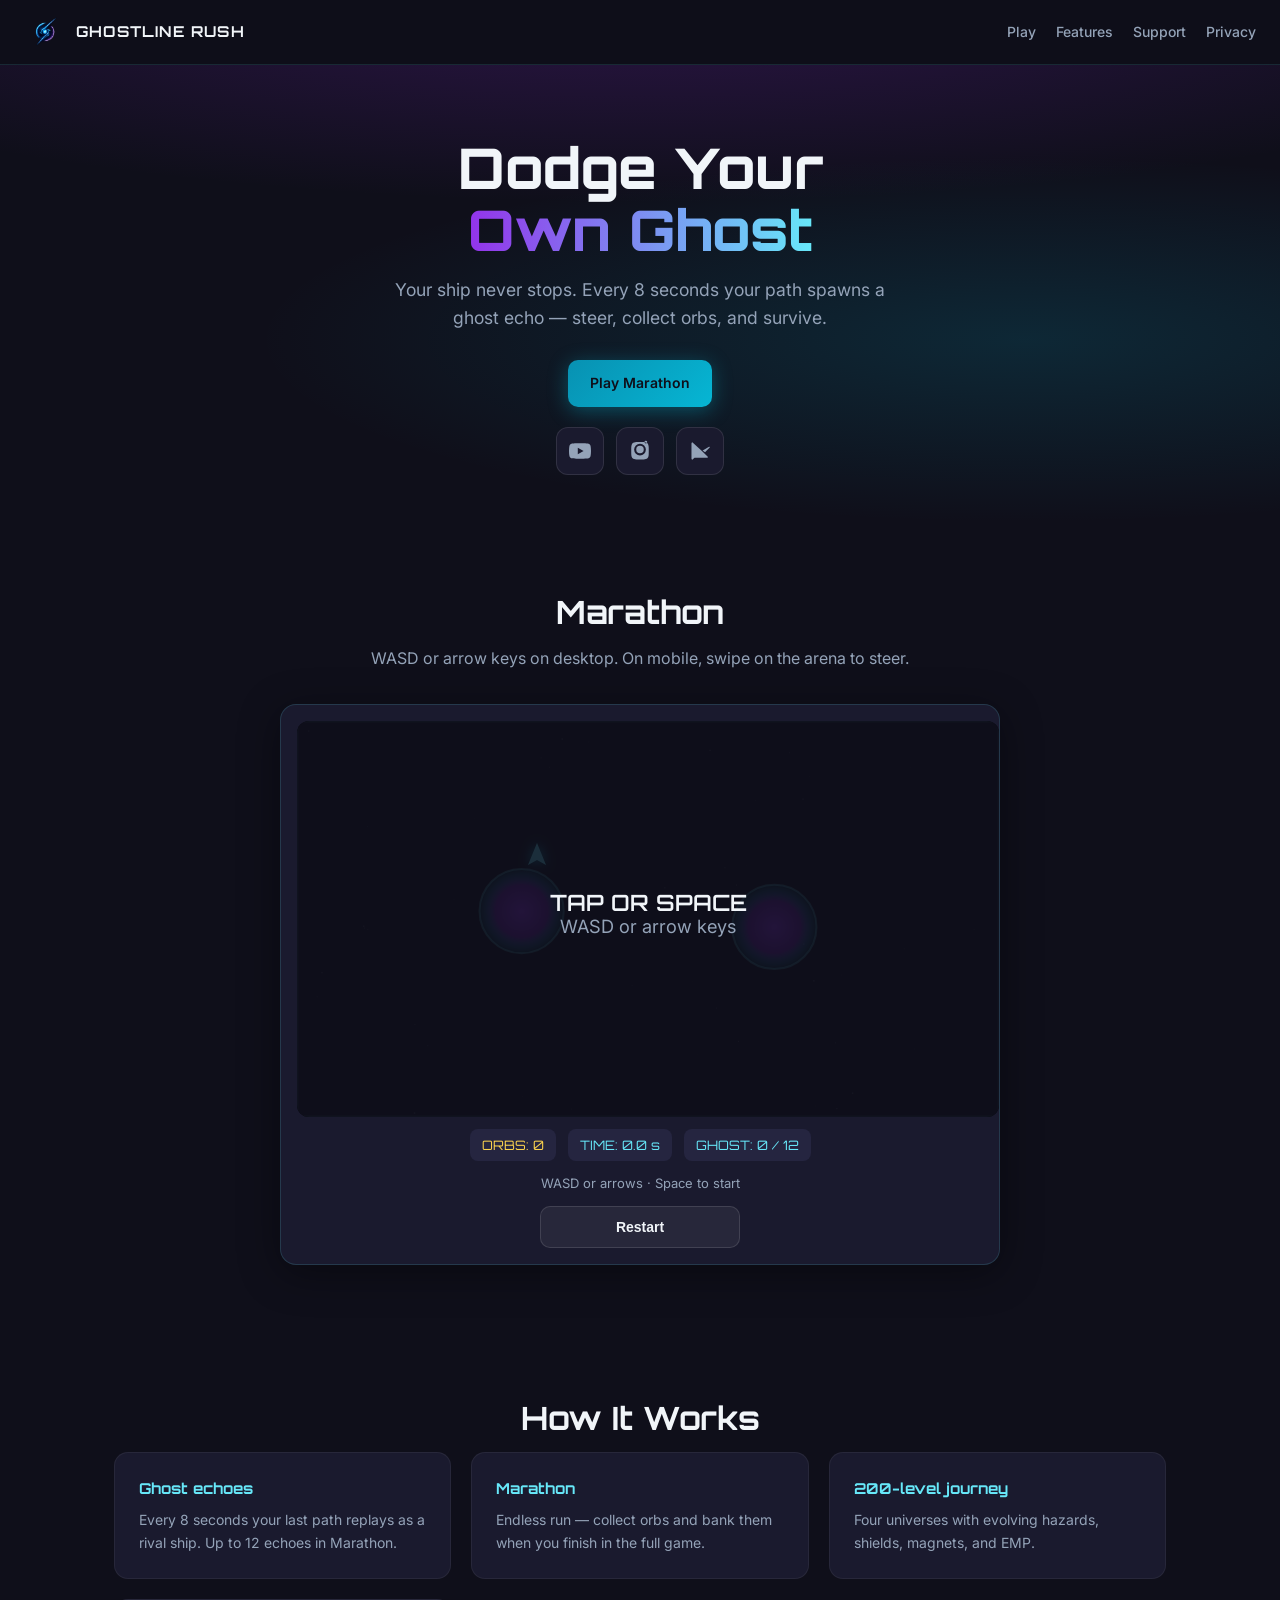
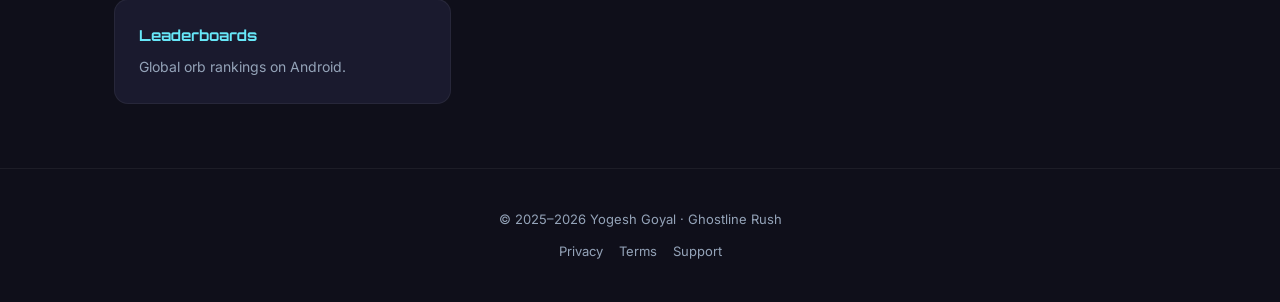
<file: index.html>
<!DOCTYPE html>
<html lang="en">
<head>
  <meta charset="UTF-8">
  <meta name="viewport" content="width=device-width, initial-scale=1.0, viewport-fit=cover">
  <title>Ghostline Rush — Dodge Your Own Ghost</title>
  <meta name="description" content="Ghostline Rush: dodge your own ghost echoes. Play Marathon in your browser or download on Google Play.">
  <meta property="og:title" content="Ghostline Rush">
  <meta property="og:image" content="https://ghostlinerush.com/assets/logo.png">
  <link rel="icon" href="assets/logo.png" type="image/png">
  <link rel="preconnect" href="https://fonts.googleapis.com">
  <link rel="preconnect" href="https://fonts.gstatic.com" crossorigin>
  <link href="https://fonts.googleapis.com/css2?family=Inter:wght@400;600;700&family=Orbitron:wght@600;800&display=swap" rel="stylesheet">
  <link rel="stylesheet" href="css/site.css">
  <script async src="https://pagead2.googlesyndication.com/pagead/js/adsbygoogle.js?client=ca-pub-5372990157898133" crossorigin="anonymous"></script>
</head>
<body>

<nav class="site-nav">
  <a class="brand" href="index.html">
    <img src="assets/logo.png" width="40" height="40" alt="">
    <span>GHOSTLINE RUSH</span>
  </a>
  <button type="button" class="nav-toggle" id="nav-toggle" aria-expanded="false" aria-label="Menu">☰</button>
  <div class="nav-links" id="nav-links">
    <a href="#play">Play</a>
    <a href="#features">Features</a>
    <a href="support.html">Support</a>
    <a href="privacy-policy.html">Privacy</a>
  </div>
</nav>

<section class="hero">
  <div class="hero-inner">
    <h1>Dodge Your<br><span class="accent">Own Ghost</span></h1>
    <p>Your ship never stops. Every 8 seconds your path spawns a ghost echo — steer, collect orbs, and survive.</p>
    <div class="hero-actions">
      <a class="btn btn-cyan btn-lg" href="#play">Play Marathon</a>
      <div class="icon-btns" aria-label="Social and store">
        <a class="icon-btn" href="https://www.youtube.com/@GhostlineRush" target="_blank" rel="noopener" title="YouTube">
          <svg viewBox="0 0 24 24" aria-hidden="true"><path fill="currentColor" d="M23.5 6.2a3 3 0 0 0-2.1-2.1C19.5 3.6 12 3.6 12 3.6s-7.5 0-9.4.5A3 3 0 0 0 .5 6.2 31 31 0 0 0 0 12a31 31 0 0 0 .5 5.8 3 3 0 0 0 2.1 2.1c1.9.5 9.4.5 9.4.5s7.5 0 9.4-.5a3 3 0 0 0 2.1-2.1A31 31 0 0 0 24 12a31 31 0 0 0-.5-5.8zM9.6 15.5V8.5l6.3 3.5-6.3 3.5z"/></svg>
        </a>
        <a class="icon-btn" href="https://www.instagram.com/ghostlinerush/" target="_blank" rel="noopener" title="Instagram">
          <svg viewBox="0 0 24 24" aria-hidden="true"><path fill="currentColor" d="M12 2.2c2.7 0 3 .01 4 .06 1.1.05 1.8.2 2.4.4.7.2 1.2.5 1.7 1 .5.5.8 1 1 1.7.2.6.35 1.3.4 2.4.05 1.1.06 1.4.06 4s-.01 3-.06 4c-.05 1.1-.2 1.8-.4 2.4-.2.7-.5 1.2-1 1.7-.5.5-1 .8-1.7 1-.6.2-1.3.35-2.4.4-1.1.05-1.4.06-4 .06s-3-.01-4-.06c-1.1-.05-1.8-.2-2.4-.4-.7-.2-1.2-.5-1.7-1-.5-.5-.8-1-1-1.7-.2-.6-.35-1.3-.4-2.4-.05-1.1-.06-1.4-.06-4s.01-3 .06-4c.05-1.1.2-1.8.4-2.4.2-.7.5-1.2 1-1.7.5-.5 1-.8 1.7-1 .6-.2 1.3-.35 2.4-.4 1-.05 1.3-.06 4-.06zm0 1.8a6.4 6.4 0 1 0 0 12.8 6.4 6.4 0 0 0 0-12.8zm0 10.5a4.1 4.1 0 1 1 0-8.2 4.1 4.1 0 0 1 0 8.2zm6.4-10.7a1.5 1.5 0 1 0 0-3 1.5 1.5 0 0 0 0 3z"/></svg>
        </a>
        <a class="icon-btn" href="https://play.google.com/store/apps/details?id=com.yogeshgoyal.ghostlinerush" target="_blank" rel="noopener" title="Google Play">
          <svg viewBox="0 0 24 24" aria-hidden="true"><path fill="currentColor" d="M3.6 2.4 14.1 12 3.6 21.6a1.5 1.5 0 0 1-.9-1.4V3.8c0-.6.4-1.1.9-1.4zm11.2 9.1 2.5-1.4 4.6-2.7c.5-.3 1.1 0 .9.6l-5.3 5.3-2.7-1.8zM14.1 12l6.4 6.4c.3.3.1.9-.4.9H5.4l8.7-7.3z"/></svg>
        </a>
      </div>
    </div>
  </div>
</section>

<section class="section" id="play">
  <h2 class="section-title">Marathon</h2>
  <p class="section-sub">WASD or arrow keys on desktop. On mobile, swipe on the arena to steer.</p>

  <div class="play-wrap">
    <div class="game-panel">
      <canvas id="marathon-canvas" tabindex="0" role="application" aria-label="Marathon — WASD or arrows on desktop, swipe on mobile"></canvas>
      <div class="game-hud">
        <span id="hud-orbs" class="gold">ORBS: 0</span>
        <span id="hud-time">TIME: 0.0 s</span>
        <span id="hud-ghosts">GHOST: 0 / 12</span>
      </div>
      <p class="game-controls game-controls-desktop">WASD or arrows · Space to start</p>
      <button type="button" class="btn btn-ghost btn-restart-inline" id="btn-restart">Restart</button>
    </div>
  </div>
</section>

<section class="section" id="features">
  <h2 class="section-title">How It Works</h2>
  <div class="features-grid">
    <article class="feature-card">
      <h3>Ghost echoes</h3>
      <p>Every 8 seconds your last path replays as a rival ship. Up to 12 echoes in Marathon.</p>
    </article>
    <article class="feature-card">
      <h3>Marathon</h3>
      <p>Endless run — collect orbs and bank them when you finish in the full game.</p>
    </article>
    <article class="feature-card">
      <h3>200-level journey</h3>
      <p>Four universes with evolving hazards, shields, magnets, and EMP.</p>
    </article>
    <article class="feature-card">
      <h3>Leaderboards</h3>
      <p>Global orb rankings on Android.</p>
    </article>
  </div>
</section>

<footer class="site-footer">
  <p>&copy; 2025–2026 Yogesh Goyal · Ghostline Rush</p>
  <div class="footer-links">
    <a href="privacy-policy.html">Privacy</a>
    <a href="terms-of-service.html">Terms</a>
    <a href="support.html">Support</a>
  </div>
</footer>

<div class="game-overlay" id="game-overlay" role="dialog" aria-modal="true" hidden>
  <div class="overlay-card">
    <button type="button" class="overlay-close" id="btn-close-overlay" aria-label="Close">×</button>
    <h2 id="overlay-title">Run ended</h2>
    <p id="overlay-msg"></p>
    <div id="ad-game-over" class="ad-game-over" aria-label="Advertisement"></div>
    <div class="overlay-actions">
      <button type="button" class="btn btn-cyan" id="btn-play-again">Play again</button>
      <a class="btn btn-primary" href="https://play.google.com/store/apps/details?id=com.yogeshgoyal.ghostlinerush" target="_blank" rel="noopener">Get the app</a>
    </div>
  </div>
</div>

<script src="js/ads.js"></script>
<script src="js/marathon.js"></script>
<script>
  document.getElementById('nav-toggle')?.addEventListener('click', function () {
    var links = document.getElementById('nav-links');
    var open = links.classList.toggle('open');
    this.setAttribute('aria-expanded', open ? 'true' : 'false');
  });
</script>
</body>
</html>
</file>
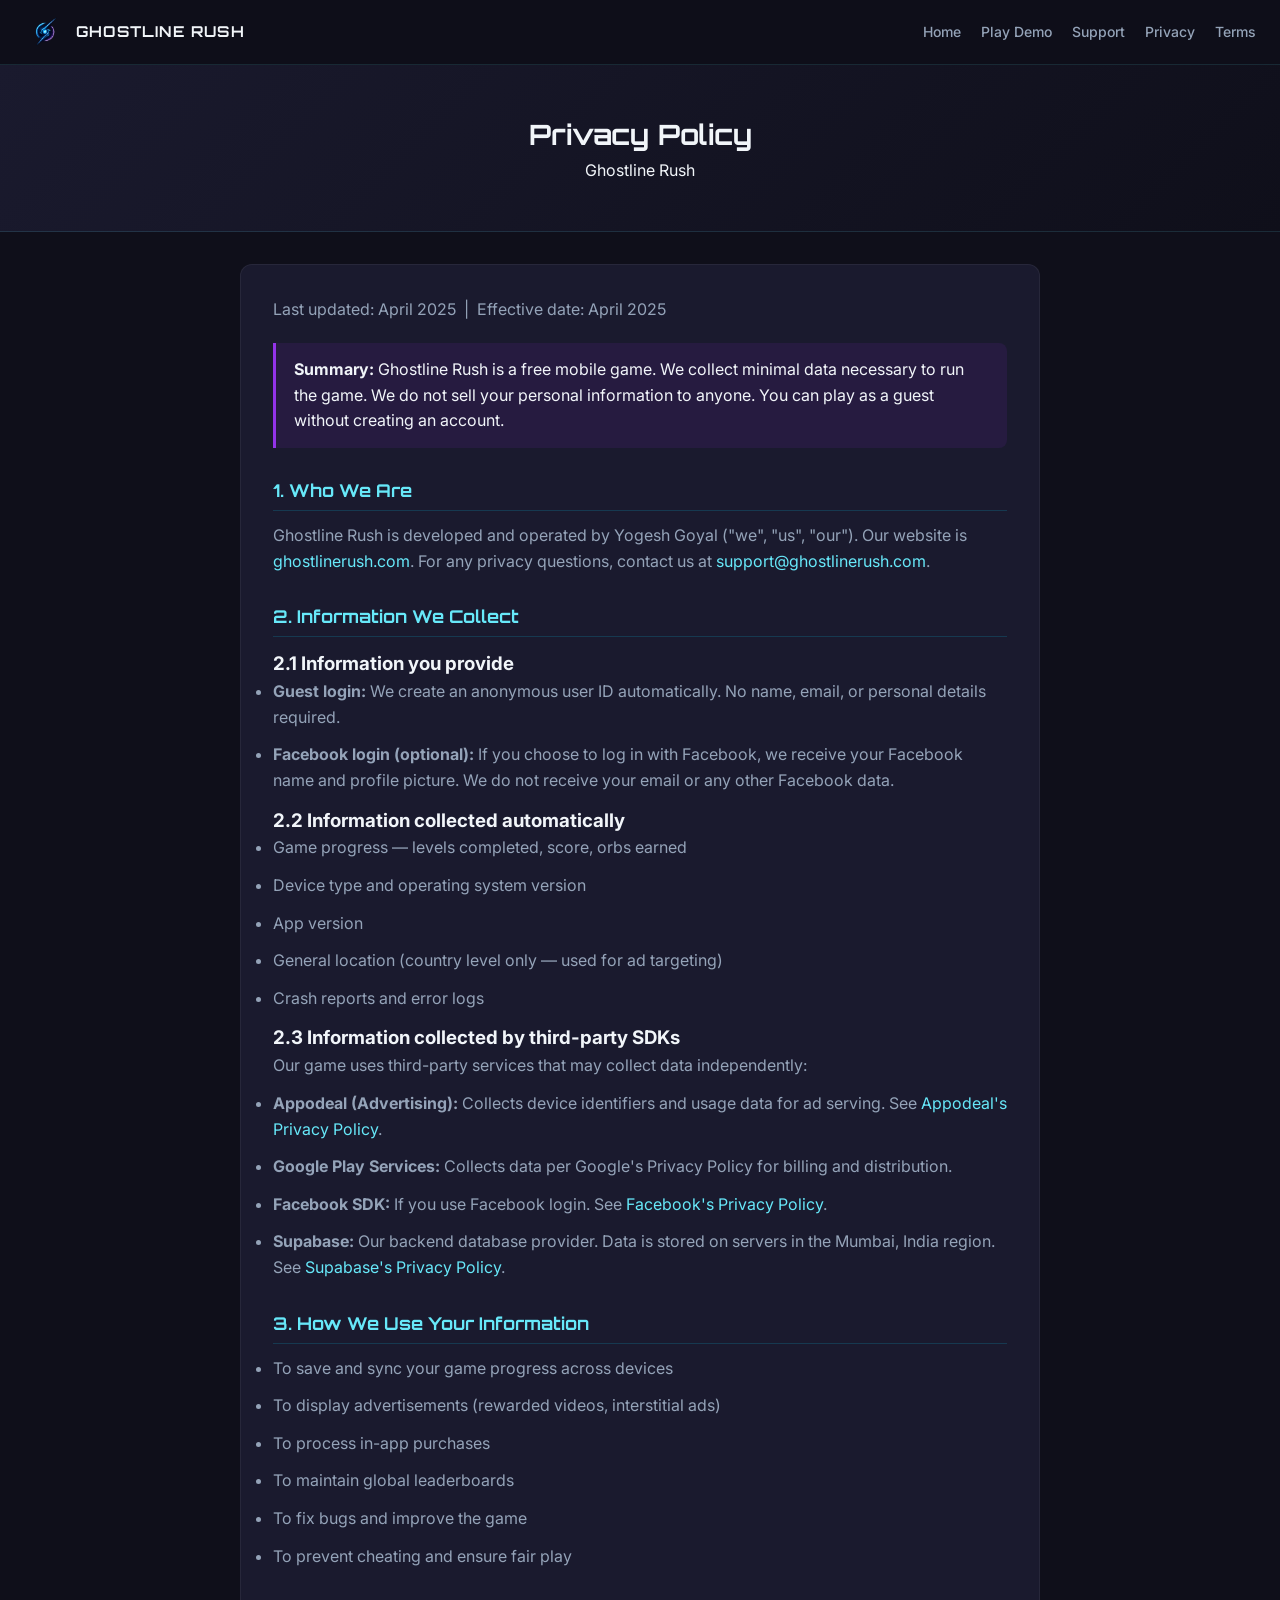
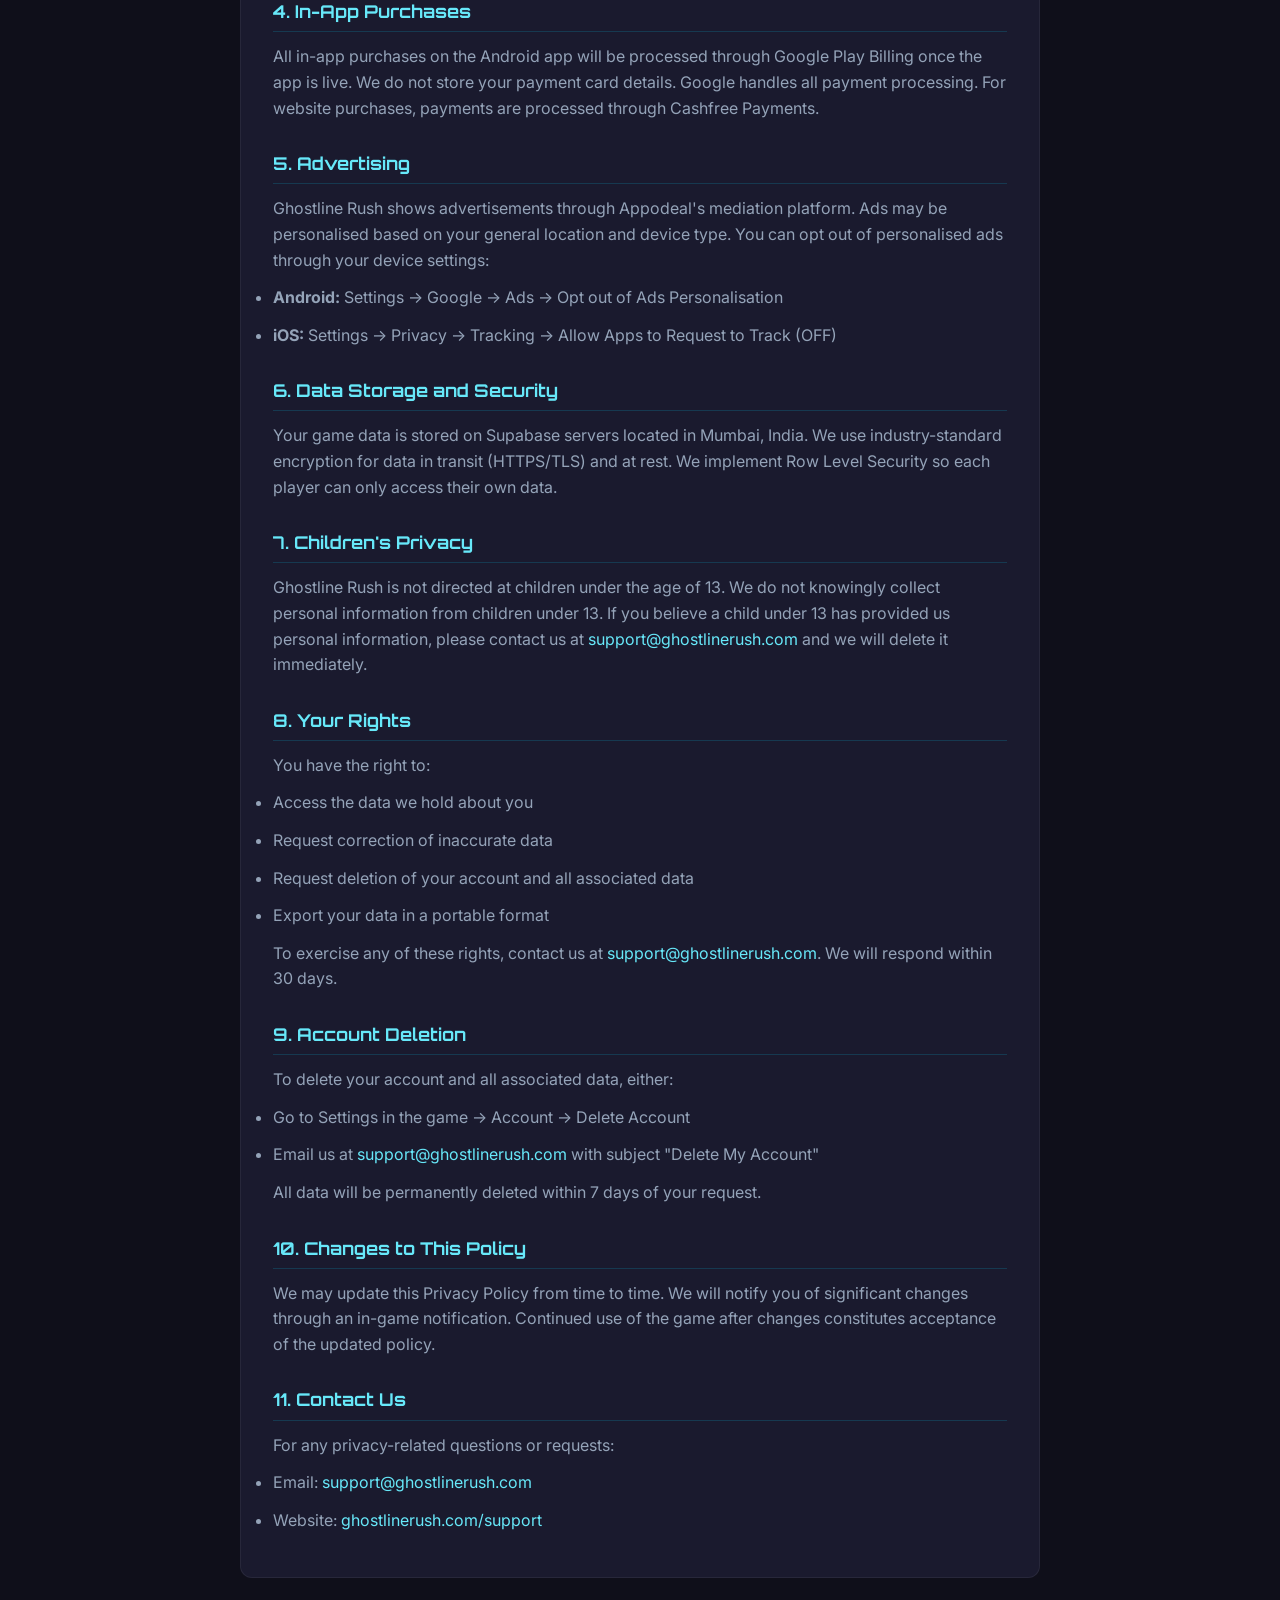
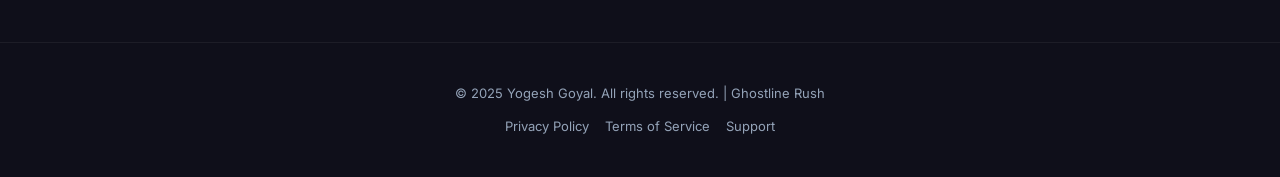
<file: privacy-policy.html>
<!DOCTYPE html>
<html lang="en">
<head>
<meta charset="UTF-8">
<meta name="viewport" content="width=device-width, initial-scale=1.0">
<title>Privacy Policy — Ghostline Rush</title>
<link rel="preconnect" href="https://fonts.googleapis.com">
<link rel="preconnect" href="https://fonts.gstatic.com" crossorigin>
<link href="https://fonts.googleapis.com/css2?family=Inter:wght@400;600&family=Orbitron:wght@600&display=swap" rel="stylesheet">
<link rel="stylesheet" href="css/site.css">
</head>
<body>
<nav class="site-nav">
  <a class="brand" href="index.html"><img src="assets/logo.png" width="40" height="40" alt=""><span>GHOSTLINE RUSH</span></a>
  <div class="nav-links">
    <a href="index.html">Home</a>
    <a href="index.html#play">Play Demo</a>
    <a href="support.html">Support</a>
    <a href="privacy-policy.html">Privacy</a>
    <a href="terms-of-service.html">Terms</a>
  </div>
</nav>
<div class="legal-header"><h1>Privacy Policy</h1><p>Ghostline Rush</p></div>



<div class="legal-container">
  <p class="updated">Last updated: April 2025 &nbsp;|&nbsp; Effective date: April 2025</p>

  <div class="highlight">
    <strong>Summary:</strong> Ghostline Rush is a free mobile game. We collect minimal data necessary to run the game. We do not sell your personal information to anyone. You can play as a guest without creating an account.
  </div>

  <h2>1. Who We Are</h2>
  <p>Ghostline Rush is developed and operated by Yogesh Goyal ("we", "us", "our"). Our website is <a href="https://ghostlinerush.com">ghostlinerush.com</a>. For any privacy questions, contact us at <a href="mailto:support@ghostlinerush.com">support@ghostlinerush.com</a>.</p>

  <h2>2. Information We Collect</h2>

  <h3>2.1 Information you provide</h3>
  <ul>
    <li><strong>Guest login:</strong> We create an anonymous user ID automatically. No name, email, or personal details required.</li>
    <li><strong>Facebook login (optional):</strong> If you choose to log in with Facebook, we receive your Facebook name and profile picture. We do not receive your email or any other Facebook data.</li>
  </ul>

  <h3>2.2 Information collected automatically</h3>
  <ul>
    <li>Game progress — levels completed, score, orbs earned</li>
    <li>Device type and operating system version</li>
    <li>App version</li>
    <li>General location (country level only — used for ad targeting)</li>
    <li>Crash reports and error logs</li>
  </ul>

  <h3>2.3 Information collected by third-party SDKs</h3>
  <p>Our game uses third-party services that may collect data independently:</p>
  <ul>
    <li><strong>Appodeal (Advertising):</strong> Collects device identifiers and usage data for ad serving. See <a href="https://appodeal.com/privacy-policy" target="_blank">Appodeal's Privacy Policy</a>.</li>
    <li><strong>Google Play Services:</strong> Collects data per Google's Privacy Policy for billing and distribution.</li>
    <li><strong>Facebook SDK:</strong> If you use Facebook login. See <a href="https://www.facebook.com/privacy/policy/" target="_blank">Facebook's Privacy Policy</a>.</li>
    <li><strong>Supabase:</strong> Our backend database provider. Data is stored on servers in the Mumbai, India region. See <a href="https://supabase.com/privacy" target="_blank">Supabase's Privacy Policy</a>.</li>
  </ul>

  <h2>3. How We Use Your Information</h2>
  <ul>
    <li>To save and sync your game progress across devices</li>
    <li>To display advertisements (rewarded videos, interstitial ads)</li>
    <li>To process in-app purchases</li>
    <li>To maintain global leaderboards</li>
    <li>To fix bugs and improve the game</li>
    <li>To prevent cheating and ensure fair play</li>
  </ul>

  <h2>4. In-App Purchases</h2>
  <p>All in-app purchases on the Android app will be processed through Google Play Billing once the app is live. We do not store your payment card details. Google handles all payment processing. For website purchases, payments are processed through Cashfree Payments.</p>

  <h2>5. Advertising</h2>
  <p>Ghostline Rush shows advertisements through Appodeal's mediation platform. Ads may be personalised based on your general location and device type. You can opt out of personalised ads through your device settings:</p>
  <ul>
    <li><strong>Android:</strong> Settings → Google → Ads → Opt out of Ads Personalisation</li>
    <li><strong>iOS:</strong> Settings → Privacy → Tracking → Allow Apps to Request to Track (OFF)</li>
  </ul>

  <h2>6. Data Storage and Security</h2>
  <p>Your game data is stored on Supabase servers located in Mumbai, India. We use industry-standard encryption for data in transit (HTTPS/TLS) and at rest. We implement Row Level Security so each player can only access their own data.</p>

  <h2>7. Children's Privacy</h2>
  <p>Ghostline Rush is not directed at children under the age of 13. We do not knowingly collect personal information from children under 13. If you believe a child under 13 has provided us personal information, please contact us at <a href="mailto:support@ghostlinerush.com">support@ghostlinerush.com</a> and we will delete it immediately.</p>

  <h2>8. Your Rights</h2>
  <p>You have the right to:</p>
  <ul>
    <li>Access the data we hold about you</li>
    <li>Request correction of inaccurate data</li>
    <li>Request deletion of your account and all associated data</li>
    <li>Export your data in a portable format</li>
  </ul>
  <p>To exercise any of these rights, contact us at <a href="mailto:support@ghostlinerush.com">support@ghostlinerush.com</a>. We will respond within 30 days.</p>

  <h2>9. Account Deletion</h2>
  <p>To delete your account and all associated data, either:</p>
  <ul>
    <li>Go to Settings in the game → Account → Delete Account</li>
    <li>Email us at <a href="mailto:support@ghostlinerush.com">support@ghostlinerush.com</a> with subject "Delete My Account"</li>
  </ul>
  <p>All data will be permanently deleted within 7 days of your request.</p>

  <h2>10. Changes to This Policy</h2>
  <p>We may update this Privacy Policy from time to time. We will notify you of significant changes through an in-game notification. Continued use of the game after changes constitutes acceptance of the updated policy.</p>

  <h2>11. Contact Us</h2>
  <p>For any privacy-related questions or requests:</p>
  <ul>
    <li>Email: <a href="mailto:support@ghostlinerush.com">support@ghostlinerush.com</a></li>
    <li>Website: <a href="https://ghostlinerush.com/support">ghostlinerush.com/support</a></li>
  </ul>
</div>

<footer class="site-footer">
  <p>&copy; 2025 Yogesh Goyal. All rights reserved. | Ghostline Rush</p>
  <div class="footer-links">
    <a href="privacy-policy.html">Privacy Policy</a>
    <a href="terms-of-service.html">Terms of Service</a>
    <a href="support.html">Support</a>
  </div>
</footer></body>
</html>
</file>
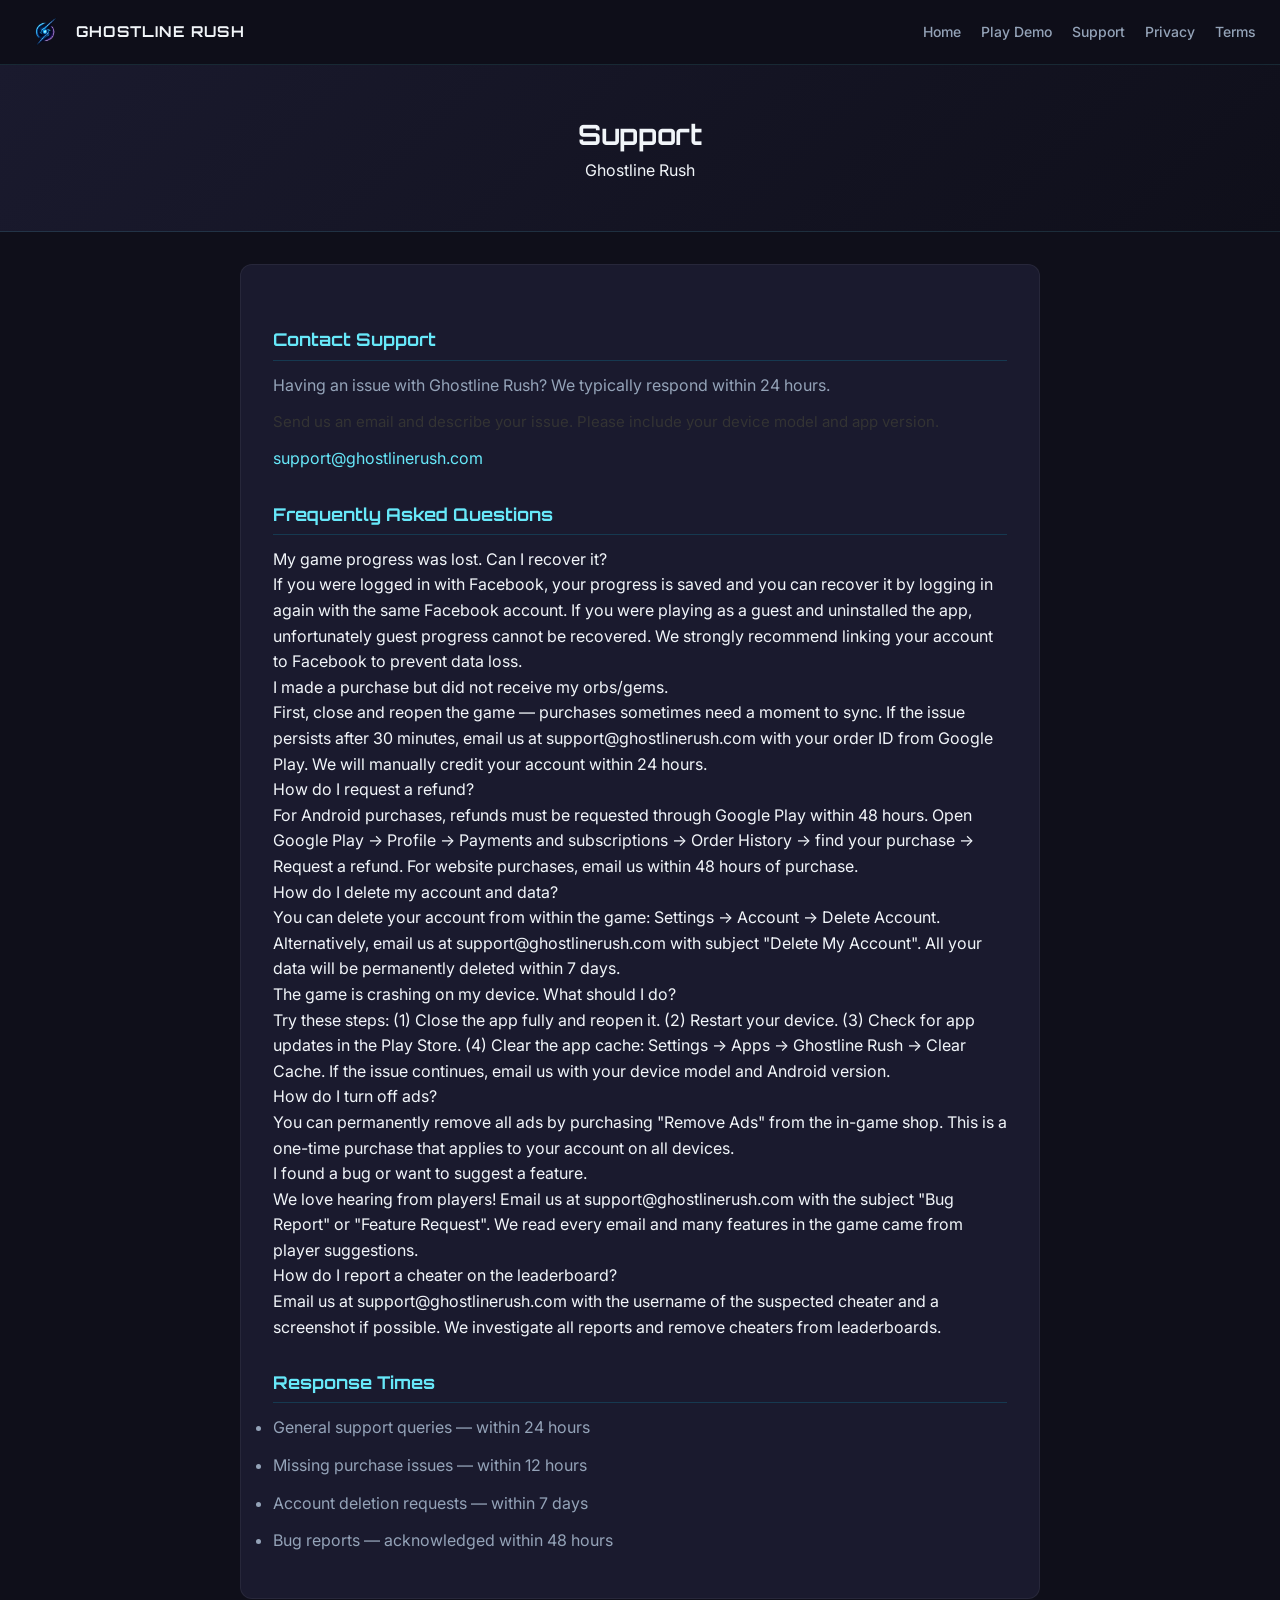
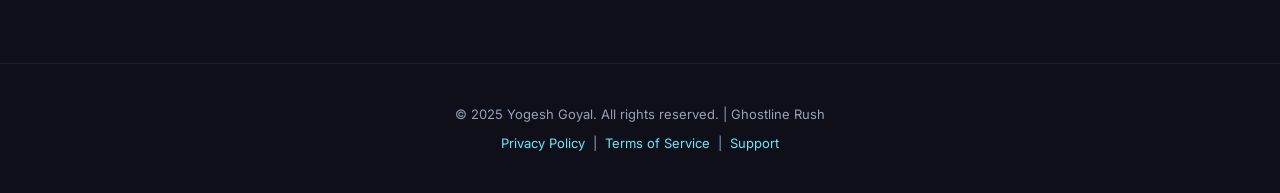
<file: support.html>
<!DOCTYPE html>
<html lang="en">
<head>
<meta charset="UTF-8">
<meta name="viewport" content="width=device-width, initial-scale=1.0">
<title>Support — Ghostline Rush</title>
<link rel="preconnect" href="https://fonts.googleapis.com">
<link rel="preconnect" href="https://fonts.gstatic.com" crossorigin>
<link href="https://fonts.googleapis.com/css2?family=Inter:wght@400;600&family=Orbitron:wght@600&display=swap" rel="stylesheet">
<link rel="stylesheet" href="css/site.css">
</head>
<body>
<nav class="site-nav">
  <a class="brand" href="index.html"><img src="assets/logo.png" width="40" height="40" alt=""><span>GHOSTLINE RUSH</span></a>
  <div class="nav-links">
    <a href="index.html">Home</a>
    <a href="index.html#play">Play Demo</a>
    <a href="support.html">Support</a>
    <a href="privacy-policy.html">Privacy</a>
    <a href="terms-of-service.html">Terms</a>
  </div>
</nav>
<div class="legal-header"><h1>Support</h1><p>Ghostline Rush</p></div>



<div class="legal-container">

  <div class="card">
    <h2>Contact Support</h2>
    <p>Having an issue with Ghostline Rush? We typically respond within 24 hours.</p>
    <div class="contact-box">
      <p style="font-size:15px;color:#333;">Send us an email and describe your issue. Please include your device model and app version.</p>
      <a href="mailto:support@ghostlinerush.com">support@ghostlinerush.com</a>
    </div>
  </div>

  <div class="card">
    <h2>Frequently Asked Questions</h2>

    <div class="faq-item">
      <div class="faq-q">My game progress was lost. Can I recover it?</div>
      <div class="faq-a">If you were logged in with Facebook, your progress is saved and you can recover it by logging in again with the same Facebook account. If you were playing as a guest and uninstalled the app, unfortunately guest progress cannot be recovered. We strongly recommend linking your account to Facebook to prevent data loss.</div>
    </div>

    <div class="faq-item">
      <div class="faq-q">I made a purchase but did not receive my orbs/gems.</div>
      <div class="faq-a">First, close and reopen the game — purchases sometimes need a moment to sync. If the issue persists after 30 minutes, email us at support@ghostlinerush.com with your order ID from Google Play. We will manually credit your account within 24 hours.</div>
    </div>

    <div class="faq-item">
      <div class="faq-q">How do I request a refund?</div>
      <div class="faq-a">For Android purchases, refunds must be requested through Google Play within 48 hours. Open Google Play → Profile → Payments and subscriptions → Order History → find your purchase → Request a refund. For website purchases, email us within 48 hours of purchase.</div>
    </div>

    <div class="faq-item">
      <div class="faq-q">How do I delete my account and data?</div>
      <div class="faq-a">You can delete your account from within the game: Settings → Account → Delete Account. Alternatively, email us at support@ghostlinerush.com with subject "Delete My Account". All your data will be permanently deleted within 7 days.</div>
    </div>

    <div class="faq-item">
      <div class="faq-q">The game is crashing on my device. What should I do?</div>
      <div class="faq-a">Try these steps: (1) Close the app fully and reopen it. (2) Restart your device. (3) Check for app updates in the Play Store. (4) Clear the app cache: Settings → Apps → Ghostline Rush → Clear Cache. If the issue continues, email us with your device model and Android version.</div>
    </div>

    <div class="faq-item">
      <div class="faq-q">How do I turn off ads?</div>
      <div class="faq-a">You can permanently remove all ads by purchasing "Remove Ads" from the in-game shop. This is a one-time purchase that applies to your account on all devices.</div>
    </div>

    <div class="faq-item">
      <div class="faq-q">I found a bug or want to suggest a feature.</div>
      <div class="faq-a">We love hearing from players! Email us at support@ghostlinerush.com with the subject "Bug Report" or "Feature Request". We read every email and many features in the game came from player suggestions.</div>
    </div>

    <div class="faq-item">
      <div class="faq-q">How do I report a cheater on the leaderboard?</div>
      <div class="faq-a">Email us at support@ghostlinerush.com with the username of the suspected cheater and a screenshot if possible. We investigate all reports and remove cheaters from leaderboards.</div>
    </div>
  </div>

  <div class="card">
    <h2>Response Times</h2>
    <ul>
      <li>General support queries — within 24 hours</li>
      <li>Missing purchase issues — within 12 hours</li>
      <li>Account deletion requests — within 7 days</li>
      <li>Bug reports — acknowledged within 48 hours</li>
    </ul>
  </div>

</div>

<footer class="site-footer"><p>
  <p>&copy; 2025 Yogesh Goyal. All rights reserved. | Ghostline Rush</p>
  <p style="margin-top:8px;"><a href="privacy-policy.html">Privacy Policy</a> &nbsp;|&nbsp; <a href="terms-of-service.html">Terms of Service</a> &nbsp;|&nbsp; <a href="support.html">Support</a></p>
</p></footer></body>
</html>
</file>
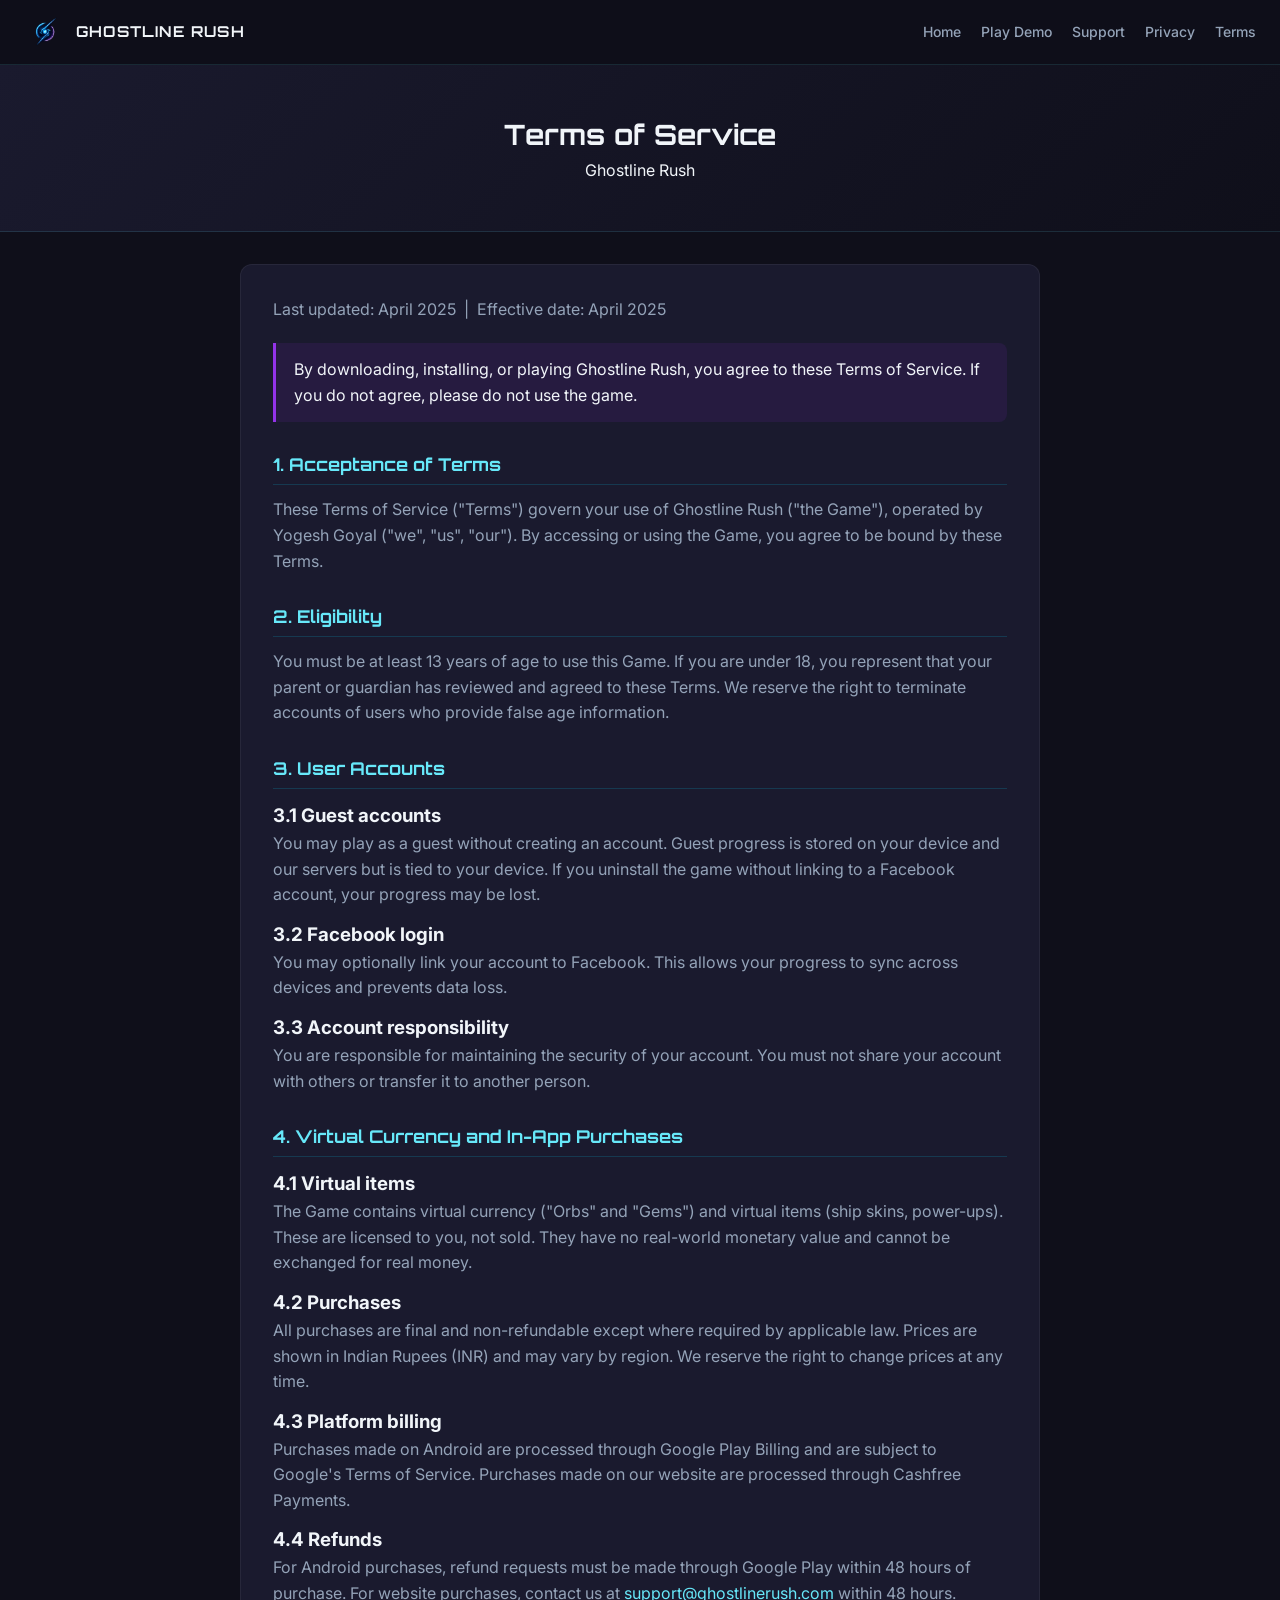
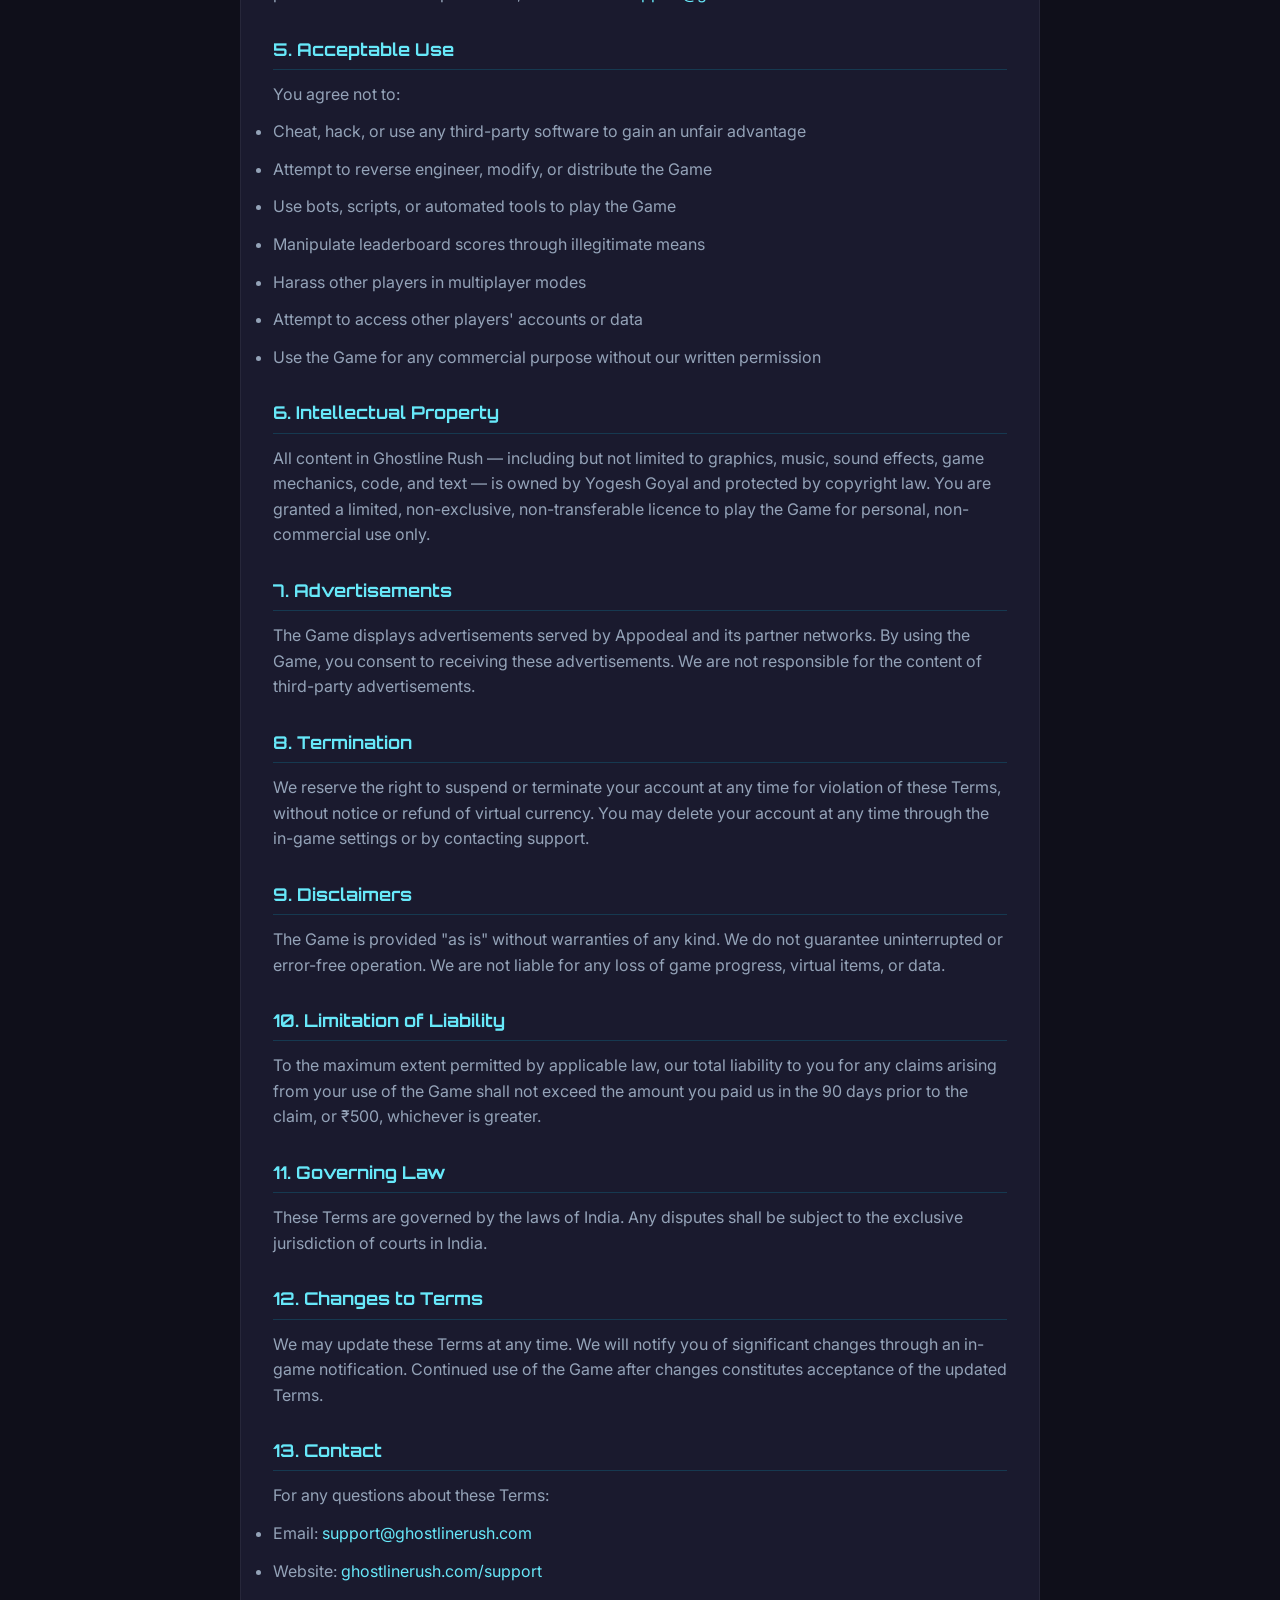
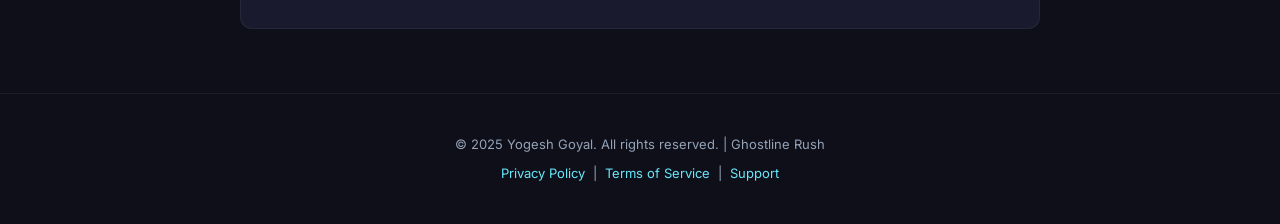
<file: terms-of-service.html>
<!DOCTYPE html>
<html lang="en">
<head>
<meta charset="UTF-8">
<meta name="viewport" content="width=device-width, initial-scale=1.0">
<title>Terms of Service — Ghostline Rush</title>
<link rel="preconnect" href="https://fonts.googleapis.com">
<link rel="preconnect" href="https://fonts.gstatic.com" crossorigin>
<link href="https://fonts.googleapis.com/css2?family=Inter:wght@400;600&family=Orbitron:wght@600&display=swap" rel="stylesheet">
<link rel="stylesheet" href="css/site.css">
</head>
<body>
<nav class="site-nav">
  <a class="brand" href="index.html"><img src="assets/logo.png" width="40" height="40" alt=""><span>GHOSTLINE RUSH</span></a>
  <div class="nav-links">
    <a href="index.html">Home</a>
    <a href="index.html#play">Play Demo</a>
    <a href="support.html">Support</a>
    <a href="privacy-policy.html">Privacy</a>
    <a href="terms-of-service.html">Terms</a>
  </div>
</nav>
<div class="legal-header"><h1>Terms of Service</h1><p>Ghostline Rush</p></div>



<div class="legal-container">
  <p class="updated">Last updated: April 2025 &nbsp;|&nbsp; Effective date: April 2025</p>

  <div class="highlight">
    By downloading, installing, or playing Ghostline Rush, you agree to these Terms of Service. If you do not agree, please do not use the game.
  </div>

  <h2>1. Acceptance of Terms</h2>
  <p>These Terms of Service ("Terms") govern your use of Ghostline Rush ("the Game"), operated by Yogesh Goyal ("we", "us", "our"). By accessing or using the Game, you agree to be bound by these Terms.</p>

  <h2>2. Eligibility</h2>
  <p>You must be at least 13 years of age to use this Game. If you are under 18, you represent that your parent or guardian has reviewed and agreed to these Terms. We reserve the right to terminate accounts of users who provide false age information.</p>

  <h2>3. User Accounts</h2>
  <h3>3.1 Guest accounts</h3>
  <p>You may play as a guest without creating an account. Guest progress is stored on your device and our servers but is tied to your device. If you uninstall the game without linking to a Facebook account, your progress may be lost.</p>

  <h3>3.2 Facebook login</h3>
  <p>You may optionally link your account to Facebook. This allows your progress to sync across devices and prevents data loss.</p>

  <h3>3.3 Account responsibility</h3>
  <p>You are responsible for maintaining the security of your account. You must not share your account with others or transfer it to another person.</p>

  <h2>4. Virtual Currency and In-App Purchases</h2>
  <h3>4.1 Virtual items</h3>
  <p>The Game contains virtual currency ("Orbs" and "Gems") and virtual items (ship skins, power-ups). These are licensed to you, not sold. They have no real-world monetary value and cannot be exchanged for real money.</p>

  <h3>4.2 Purchases</h3>
  <p>All purchases are final and non-refundable except where required by applicable law. Prices are shown in Indian Rupees (INR) and may vary by region. We reserve the right to change prices at any time.</p>

  <h3>4.3 Platform billing</h3>
  <p>Purchases made on Android are processed through Google Play Billing and are subject to Google's Terms of Service. Purchases made on our website are processed through Cashfree Payments.</p>

  <h3>4.4 Refunds</h3>
  <p>For Android purchases, refund requests must be made through Google Play within 48 hours of purchase. For website purchases, contact us at <a href="mailto:support@ghostlinerush.com">support@ghostlinerush.com</a> within 48 hours.</p>

  <h2>5. Acceptable Use</h2>
  <p>You agree not to:</p>
  <ul>
    <li>Cheat, hack, or use any third-party software to gain an unfair advantage</li>
    <li>Attempt to reverse engineer, modify, or distribute the Game</li>
    <li>Use bots, scripts, or automated tools to play the Game</li>
    <li>Manipulate leaderboard scores through illegitimate means</li>
    <li>Harass other players in multiplayer modes</li>
    <li>Attempt to access other players' accounts or data</li>
    <li>Use the Game for any commercial purpose without our written permission</li>
  </ul>

  <h2>6. Intellectual Property</h2>
  <p>All content in Ghostline Rush — including but not limited to graphics, music, sound effects, game mechanics, code, and text — is owned by Yogesh Goyal and protected by copyright law. You are granted a limited, non-exclusive, non-transferable licence to play the Game for personal, non-commercial use only.</p>

  <h2>7. Advertisements</h2>
  <p>The Game displays advertisements served by Appodeal and its partner networks. By using the Game, you consent to receiving these advertisements. We are not responsible for the content of third-party advertisements.</p>

  <h2>8. Termination</h2>
  <p>We reserve the right to suspend or terminate your account at any time for violation of these Terms, without notice or refund of virtual currency. You may delete your account at any time through the in-game settings or by contacting support.</p>

  <h2>9. Disclaimers</h2>
  <p>The Game is provided "as is" without warranties of any kind. We do not guarantee uninterrupted or error-free operation. We are not liable for any loss of game progress, virtual items, or data.</p>

  <h2>10. Limitation of Liability</h2>
  <p>To the maximum extent permitted by applicable law, our total liability to you for any claims arising from your use of the Game shall not exceed the amount you paid us in the 90 days prior to the claim, or ₹500, whichever is greater.</p>

  <h2>11. Governing Law</h2>
  <p>These Terms are governed by the laws of India. Any disputes shall be subject to the exclusive jurisdiction of courts in India.</p>

  <h2>12. Changes to Terms</h2>
  <p>We may update these Terms at any time. We will notify you of significant changes through an in-game notification. Continued use of the Game after changes constitutes acceptance of the updated Terms.</p>

  <h2>13. Contact</h2>
  <p>For any questions about these Terms:</p>
  <ul>
    <li>Email: <a href="mailto:support@ghostlinerush.com">support@ghostlinerush.com</a></li>
    <li>Website: <a href="https://ghostlinerush.com/support">ghostlinerush.com/support</a></li>
  </ul>
</div>

<footer class="site-footer"><p>
  <p>&copy; 2025 Yogesh Goyal. All rights reserved. | Ghostline Rush</p>
  <p style="margin-top:8px;"><a href="privacy-policy.html">Privacy Policy</a> &nbsp;|&nbsp; <a href="terms-of-service.html">Terms of Service</a> &nbsp;|&nbsp; <a href="support.html">Support</a></p>
</p></footer></body>
</html>
</file>
<file: css/site.css>
/* Ghostline Rush — matches in-game DesignSystem palette */
:root {
  --bg-deep: #0f0f1a;
  --bg-panel: #1a1a2e;
  --bg-elevated: #252540;
  --purple: #6b21a8;
  --purple-light: #9333ea;
  --cyan: #06b6d4;
  --cyan-light: #67e8f9;
  --gold: #f59e0b;
  --gold-light: #fcd34d;
  --text: #f1f5f9;
  --text-muted: #94a3b8;
  --danger: #dc2626;
  --font-display: "Orbitron", system-ui, sans-serif;
  --font-body: "Inter", system-ui, sans-serif;
}

* { margin: 0; padding: 0; box-sizing: border-box; }

html { scroll-behavior: smooth; }

body {
  font-family: var(--font-body);
  background: var(--bg-deep);
  color: var(--text);
  line-height: 1.6;
  overflow-x: hidden;
}

a { color: var(--cyan-light); text-decoration: none; }
a:hover { text-decoration: underline; }

/* ── Nav ── */
.site-nav {
  position: sticky;
  top: 0;
  z-index: 200;
  display: flex;
  align-items: center;
  justify-content: space-between;
  gap: 16px;
  padding: 12px 24px;
  background: rgba(15, 15, 26, 0.92);
  backdrop-filter: blur(12px);
  border-bottom: 1px solid rgba(103, 232, 249, 0.12);
}

.brand {
  display: flex;
  align-items: center;
  gap: 12px;
  text-decoration: none;
  color: var(--text);
}

.brand img {
  width: 40px;
  height: 40px;
  border-radius: 10px;
  object-fit: cover;
}

.brand span {
  font-family: var(--font-display);
  font-weight: 700;
  font-size: 15px;
  letter-spacing: 0.08em;
}

.nav-links {
  display: flex;
  flex-wrap: wrap;
  gap: 8px 20px;
  align-items: center;
}

.nav-links a {
  color: var(--text-muted);
  font-size: 14px;
  font-weight: 500;
  text-decoration: none;
}

.nav-links a:hover { color: var(--cyan-light); text-decoration: none; }

.nav-toggle {
  display: none;
  background: var(--bg-panel);
  border: 1px solid rgba(255, 255, 255, 0.12);
  color: var(--text);
  font-size: 22px;
  width: 44px;
  height: 44px;
  border-radius: 10px;
  cursor: pointer;
  line-height: 1;
}

@media (max-width: 720px) {
  .site-nav { padding: 10px 16px; }
  .brand span { font-size: 12px; letter-spacing: 0.04em; }
  .nav-toggle { display: block; }
  .nav-links {
    display: none;
    position: absolute;
    top: 100%;
    left: 0;
    right: 0;
    flex-direction: column;
    align-items: stretch;
    padding: 12px 16px 16px;
    background: rgba(15, 15, 26, 0.98);
    border-bottom: 1px solid rgba(103, 232, 249, 0.12);
  }
  .nav-links.open { display: flex; }
  .nav-links a { padding: 10px 0; }
}

/* ── Hero ── */
.hero {
  position: relative;
  padding: 72px 24px 48px;
  text-align: center;
  overflow: hidden;
}

.hero::before {
  content: "";
  position: absolute;
  inset: 0;
  background:
    radial-gradient(ellipse 80% 50% at 50% -20%, rgba(107, 33, 168, 0.35), transparent),
    radial-gradient(ellipse 60% 40% at 80% 60%, rgba(6, 182, 212, 0.15), transparent);
  pointer-events: none;
}

.hero-inner { position: relative; max-width: 640px; margin: 0 auto; }

.hero-actions {
  display: flex;
  flex-direction: column;
  align-items: center;
  gap: 20px;
}

.icon-btns {
  display: flex;
  gap: 12px;
  justify-content: center;
}

.icon-btn {
  display: flex;
  align-items: center;
  justify-content: center;
  width: 48px;
  height: 48px;
  border-radius: 12px;
  background: var(--bg-panel);
  border: 1px solid rgba(255, 255, 255, 0.1);
  color: var(--text-muted);
  text-decoration: none;
  transition: color 0.15s, border-color 0.15s, transform 0.15s;
}

.icon-btn svg { width: 22px; height: 22px; }

.icon-btn:hover {
  color: var(--cyan-light);
  border-color: rgba(6, 182, 212, 0.45);
  transform: translateY(-2px);
  text-decoration: none;
}

.btn-lg { padding: 14px 32px; font-size: 15px; }

.btn-block { width: 100%; justify-content: center; }

.hero h1 {
  font-family: var(--font-display);
  font-size: clamp(2rem, 6vw, 3.5rem);
  font-weight: 800;
  line-height: 1.1;
  margin-bottom: 16px;
}

.hero h1 .accent {
  background: linear-gradient(90deg, var(--purple-light), var(--cyan-light));
  -webkit-background-clip: text;
  -webkit-text-fill-color: transparent;
  background-clip: text;
}

.hero p {
  color: var(--text-muted);
  font-size: 1.1rem;
  max-width: 540px;
  margin: 0 auto 28px;
}

.btn-row {
  display: flex;
  flex-wrap: wrap;
  gap: 12px;
  justify-content: center;
  margin-bottom: 20px;
}

.btn {
  display: inline-flex;
  align-items: center;
  gap: 8px;
  padding: 12px 22px;
  border-radius: 10px;
  font-weight: 600;
  font-size: 14px;
  text-decoration: none;
  border: none;
  cursor: pointer;
  transition: transform 0.15s, box-shadow 0.15s;
}

.btn:hover { transform: translateY(-2px); text-decoration: none; }

.btn-primary {
  background: linear-gradient(135deg, var(--purple), var(--purple-light));
  color: white;
  box-shadow: 0 4px 20px rgba(107, 33, 168, 0.4);
}

.btn-cyan {
  background: linear-gradient(135deg, #0891b2, var(--cyan));
  color: #0f0f1a;
  box-shadow: 0 4px 20px rgba(6, 182, 212, 0.35);
}

.btn-ghost {
  background: rgba(255, 255, 255, 0.06);
  color: var(--text);
  border: 1px solid rgba(255, 255, 255, 0.12);
}

.btn-store {
  background: var(--bg-elevated);
  color: var(--text);
  border: 1px solid rgba(103, 232, 249, 0.2);
}

.btn-store.disabled {
  opacity: 0.5;
  cursor: not-allowed;
  pointer-events: none;
}

.ad-game-over {
  min-height: 100px;
  margin: 16px 0;
  overflow: hidden;
  border-radius: 8px;
}

/* ── Play section ── */
.section {
  padding: 64px 24px;
  max-width: 1100px;
  margin: 0 auto;
}

.section-title {
  font-family: var(--font-display);
  font-size: clamp(1.5rem, 4vw, 2rem);
  text-align: center;
  margin-bottom: 8px;
}

.section-sub {
  text-align: center;
  color: var(--text-muted);
  margin-bottom: 32px;
  max-width: 560px;
  margin-left: auto;
  margin-right: auto;
}

.play-wrap {
  max-width: 720px;
  margin: 0 auto;
}

.game-panel {
  background: var(--bg-panel);
  border: 1px solid rgba(103, 232, 249, 0.15);
  border-radius: 16px;
  padding: 16px;
  box-shadow: 0 8px 40px rgba(0, 0, 0, 0.4);
}

#marathon-canvas {
  display: block;
  width: 100%;
  max-width: 720px;
  margin: 0 auto;
  border-radius: 12px;
  background: #050508;
  touch-action: none;
  cursor: crosshair;
}

.game-hud {
  display: flex;
  flex-wrap: wrap;
  gap: 12px;
  justify-content: center;
  margin-top: 12px;
  font-family: var(--font-display);
  font-size: 13px;
}

.game-hud span {
  padding: 6px 12px;
  background: var(--bg-elevated);
  border-radius: 8px;
  color: var(--cyan-light);
}

.game-hud span.gold { color: var(--gold-light); }

.game-controls {
  text-align: center;
  margin-top: 12px;
  font-size: 13px;
  color: var(--text-muted);
}

@media (max-width: 640px) {
  .game-controls-desktop { display: none; }
}

.btn-restart-inline {
  display: block;
  margin: 12px auto 0;
  width: 100%;
  max-width: 200px;
}

@media (max-width: 899px) {
  .section { padding: 48px 16px; }
  .hero { padding: 48px 16px 32px; }
  .hero p { font-size: 1rem; }
  .game-panel { padding: 12px; }
  .game-hud { font-size: 11px; gap: 8px; }
  .game-hud span { padding: 5px 8px; }
  #marathon-canvas { max-width: 100%; }
}

#marathon-canvas:focus {
  outline: 2px solid rgba(6, 182, 212, 0.5);
  outline-offset: 2px;
}

.game-sidebar .tip-card {
  background: var(--bg-panel);
  border: 1px solid rgba(107, 33, 168, 0.3);
  border-radius: 12px;
  padding: 20px;
  margin-bottom: 16px;
}

.game-sidebar h3 {
  font-family: var(--font-display);
  font-size: 14px;
  color: var(--gold-light);
  margin-bottom: 10px;
  letter-spacing: 0.06em;
}

.game-sidebar ul {
  list-style: none;
  font-size: 13px;
  color: var(--text-muted);
}

.game-sidebar li {
  margin-bottom: 8px;
  padding-left: 16px;
  position: relative;
}

.game-sidebar li::before {
  content: "▸";
  position: absolute;
  left: 0;
  color: var(--cyan);
}

/* ── Features grid ── */
.features-grid {
  display: grid;
  grid-template-columns: repeat(auto-fit, minmax(260px, 1fr));
  gap: 20px;
}

.feature-card {
  background: var(--bg-panel);
  border: 1px solid rgba(255, 255, 255, 0.06);
  border-radius: 14px;
  padding: 24px;
  transition: border-color 0.2s;
}

.feature-card:hover {
  border-color: rgba(147, 51, 234, 0.4);
}

.feature-card .icon { font-size: 28px; margin-bottom: 12px; }

.feature-card h3 {
  font-family: var(--font-display);
  font-size: 15px;
  margin-bottom: 8px;
  color: var(--cyan-light);
}

.feature-card p { font-size: 14px; color: var(--text-muted); }

.universe-grid {
  display: grid;
  grid-template-columns: repeat(auto-fit, minmax(200px, 1fr));
  gap: 16px;
}

.universe-card {
  padding: 24px 16px;
  border-radius: 12px;
  text-align: center;
  border: 1px solid rgba(255, 255, 255, 0.08);
}

.universe-card.ds { background: linear-gradient(160deg, rgba(107,33,168,0.25), transparent); }
.universe-card.hf { background: linear-gradient(160deg, rgba(220,38,38,0.2), transparent); }
.universe-card.cf { background: linear-gradient(160deg, rgba(6,182,212,0.2), transparent); }
.universe-card.mw { background: linear-gradient(160deg, rgba(245,158,11,0.15), transparent); }

.universe-card h3 {
  font-family: var(--font-display);
  font-size: 14px;
  margin: 8px 0;
}

.universe-card p { font-size: 12px; color: var(--text-muted); }

/* ── CTA ── */
.cta-band {
  text-align: center;
  padding: 64px 24px;
  background: linear-gradient(180deg, transparent, rgba(107, 33, 168, 0.2));
}

/* ── Footer ── */
.site-footer {
  padding: 40px 24px;
  text-align: center;
  border-top: 1px solid rgba(255, 255, 255, 0.06);
  color: var(--text-muted);
  font-size: 13px;
}

.footer-links {
  display: flex;
  flex-wrap: wrap;
  gap: 16px;
  justify-content: center;
  margin-top: 12px;
}

.footer-links a { color: var(--text-muted); text-decoration: none; }
.footer-links a:hover { color: var(--cyan-light); }

/* ── Game overlay ── */
.game-overlay {
  display: none;
  position: fixed;
  inset: 0;
  z-index: 300;
  background: rgba(5, 5, 12, 0.92);
  align-items: center;
  justify-content: center;
  padding: 24px;
}

.game-overlay.visible { display: flex; }

.game-overlay[hidden] { display: none !important; }

.overlay-card {
  position: relative;
  background: var(--bg-panel);
  border: 1px solid rgba(147, 51, 234, 0.5);
  border-radius: 16px;
  padding: 32px 24px 24px;
  max-width: min(400px, calc(100vw - 32px));
  width: 100%;
  text-align: center;
  max-height: calc(100vh - 48px);
  overflow-y: auto;
}

.overlay-close {
  position: absolute;
  top: 8px;
  right: 12px;
  width: 40px;
  height: 40px;
  border: none;
  border-radius: 10px;
  background: transparent;
  color: var(--text-muted);
  font-size: 28px;
  line-height: 1;
  cursor: pointer;
}

.overlay-close:hover {
  color: var(--text);
  background: rgba(255, 255, 255, 0.06);
}

.overlay-actions {
  display: flex;
  flex-direction: column;
  gap: 10px;
}

.overlay-actions .btn {
  width: 100%;
  justify-content: center;
}

.overlay-card h2 {
  font-family: var(--font-display);
  color: var(--gold-light);
  margin-bottom: 12px;
}

.overlay-card p { color: var(--text-muted); margin-bottom: 20px; font-size: 14px; }

/* Legal pages shared */
.legal-header {
  background: linear-gradient(135deg, var(--bg-panel), var(--bg-deep));
  padding: 48px 24px;
  text-align: center;
  border-bottom: 1px solid rgba(103, 232, 249, 0.12);
}

.legal-header h1 { font-family: var(--font-display); font-size: 1.75rem; }

.legal-container {
  max-width: 800px;
  margin: 32px auto 64px;
  padding: 32px;
  background: var(--bg-panel);
  border-radius: 12px;
  border: 1px solid rgba(255, 255, 255, 0.06);
}

.legal-container h2 {
  font-family: var(--font-display);
  font-size: 1.1rem;
  color: var(--cyan-light);
  margin: 28px 0 12px;
  padding-bottom: 6px;
  border-bottom: 1px solid rgba(6, 182, 212, 0.2);
}

.legal-container p, .legal-container li { color: var(--text-muted); margin-bottom: 12px; }

.legal-container .highlight {
  background: rgba(107, 33, 168, 0.15);
  border-left: 3px solid var(--purple-light);
  padding: 14px 18px;
  border-radius: 0 8px 8px 0;
  margin: 20px 0;
}
</file>
